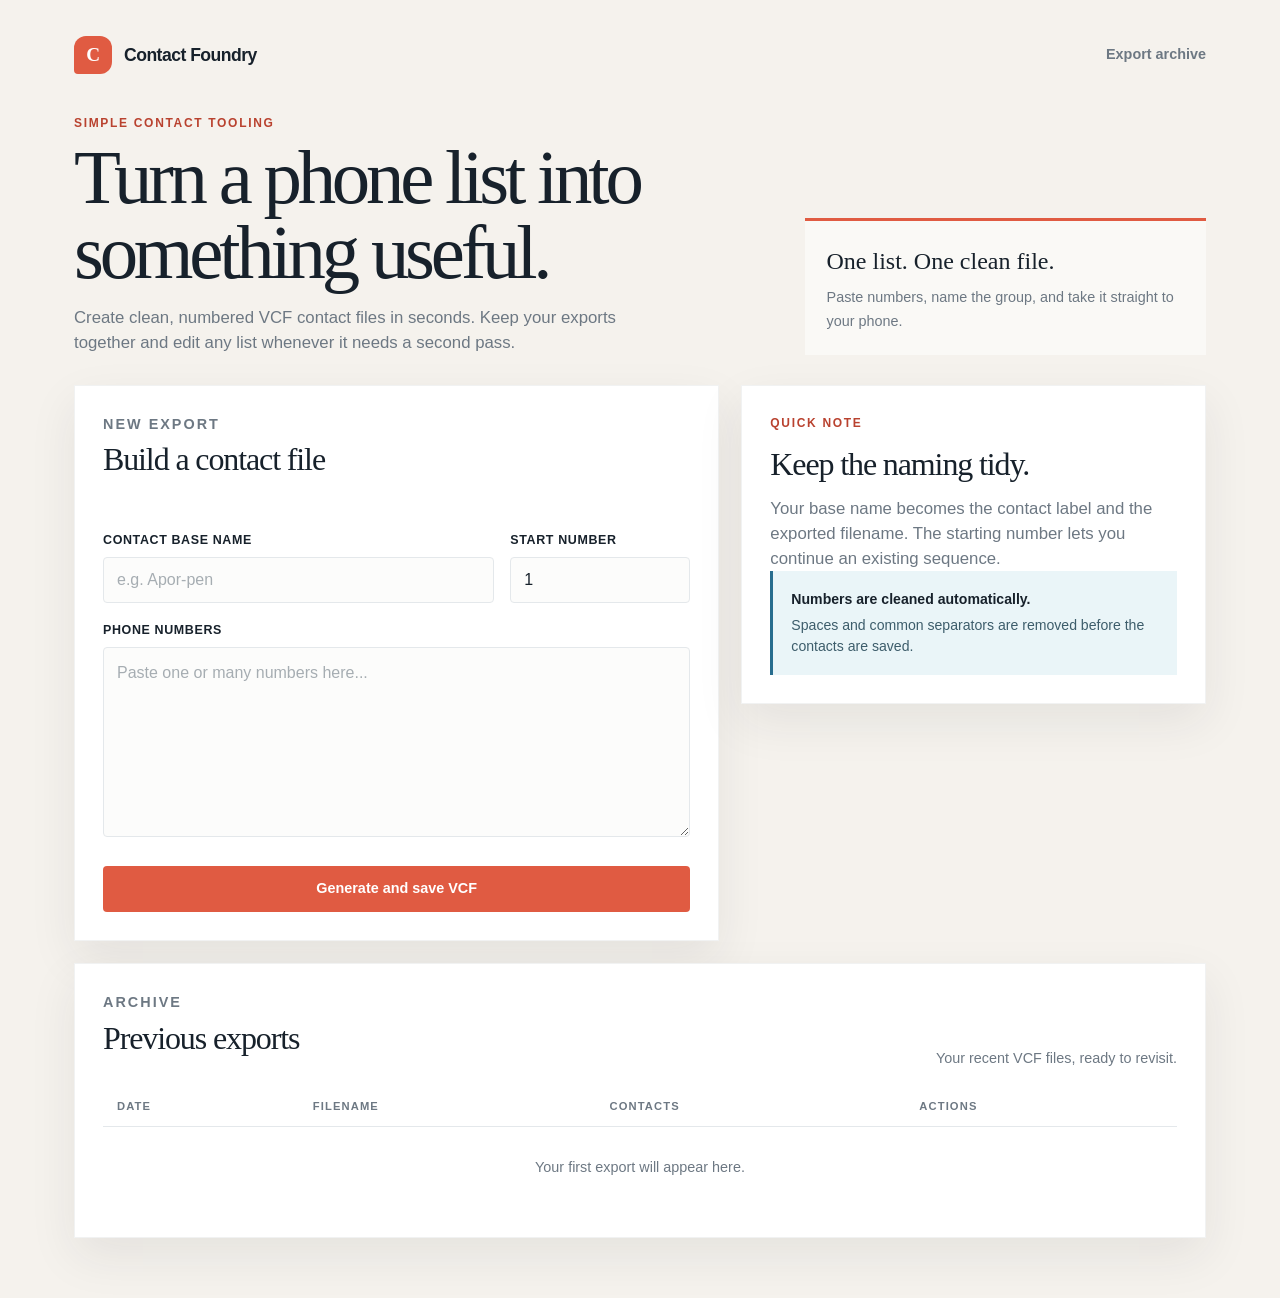
<file: index.html>
<!DOCTYPE html>
<html lang="en">
<head>
    <meta charset="UTF-8">
    <meta name="viewport" content="width=device-width, initial-scale=1">
    <link rel="stylesheet" href="styles.css">
    <title>Contact Foundry | VCF Generator</title>
</head>
<body>
    <main class="page-shell">
        <header class="topbar"><a class="brand" href="index.html"><span class="brand-mark">C</span> Contact Foundry</a><a class="nav-link" href="#history">Export archive</a></header>
        <div id="notice" class="notice" hidden>Your VCF file is ready and has been added to the archive.</div>
        <section class="hero"><div><p class="eyebrow">Simple contact tooling</p><h1>Turn a phone list into something useful.</h1><p class="lede">Create clean, numbered VCF contact files in seconds. Keep your exports together and edit any list whenever it needs a second pass.</p></div><div class="hero-note"><strong>One list. One clean file.</strong><span>Paste numbers, name the group, and take it straight to your phone.</span></div></section>
        <section class="workspace">
            <div class="panel"><div class="panel-header"><div><p class="eyebrow">New export</p><h2>Build a contact file</h2></div></div><form id="generator-form"><div class="form-grid"><div><label for="base-name">Contact base name</label><input id="base-name" type="text" name="base_name" placeholder="e.g. Apor-pen" required></div><div><label for="start-number">Start number</label><input id="start-number" type="number" name="start_number" value="1" min="0" required></div></div><label for="raw-numbers">Phone numbers</label><textarea id="raw-numbers" name="raw_numbers" placeholder="Paste one or many numbers here..." required></textarea><button class="button button-primary form-submit" type="submit">Generate and save VCF</button></form></div>
            <aside class="panel"><p class="eyebrow">Quick note</p><h2>Keep the naming tidy.</h2><p class="lede">Your base name becomes the contact label and the exported filename. The starting number lets you continue an existing sequence.</p><div class="tip"><strong>Numbers are cleaned automatically.</strong> Spaces and common separators are removed before the contacts are saved.</div></aside>
            <div class="panel history" id="history"><div class="history-heading"><div><p class="eyebrow">Archive</p><h2>Previous exports</h2></div><p>Your recent VCF files, ready to revisit.</p></div><div class="table-wrap"><table><thead><tr><th>Date</th><th>Filename</th><th>Contacts</th><th>Actions</th></tr></thead><tbody id="archive-body"></tbody></table></div></div>
        </section>
    </main>
    <script src="app.js"></script>
</body>
</html>
</file>
<file: styles.css>
:root {
    --ink: #17212b;
    --muted: #6d7883;
    --line: #e4e8eb;
    --paper: #ffffff;
    --canvas: #f5f2ed;
    --accent: #e05b42;
    --accent-dark: #b9422f;
    --accent-soft: #fff0eb;
    --blue: #286d8e;
    --blue-soft: #eaf5f8;
    --shadow: 0 18px 45px rgba(35, 42, 48, .08);
}

* { box-sizing: border-box; }

body {
    margin: 0;
    color: var(--ink);
    background: var(--canvas);
    font-family: "Trebuchet MS", "Segoe UI", sans-serif;
    line-height: 1.5;
}

.page-shell { max-width: 1180px; margin: 0 auto; padding: 36px 24px 60px; }

.topbar { display: flex; align-items: center; justify-content: space-between; gap: 20px; margin-bottom: 40px; }
.brand { display: flex; align-items: center; gap: 12px; color: var(--ink); text-decoration: none; font-weight: 800; letter-spacing: -.03em; font-size: 1.1rem; }
.brand-mark { display: grid; place-items: center; width: 38px; height: 38px; border-radius: 12px 12px 12px 4px; color: #fff; background: var(--accent); font-family: Georgia, serif; font-size: 1.2rem; }
.nav-link { color: var(--muted); text-decoration: none; font-size: .9rem; font-weight: 700; }
.nav-link:hover { color: var(--accent-dark); }

.eyebrow { margin: 0 0 8px; color: var(--accent-dark); font-size: .75rem; font-weight: 800; letter-spacing: .14em; text-transform: uppercase; }
h1, h2, h3, p { margin-top: 0; }
h1 { max-width: 680px; margin-bottom: 14px; font-family: Georgia, "Times New Roman", serif; font-size: clamp(2.5rem, 6vw, 4.8rem); line-height: .98; letter-spacing: -.055em; font-weight: 500; }
h2 { margin-bottom: 8px; font-family: Georgia, "Times New Roman", serif; font-size: 2rem; letter-spacing: -.035em; font-weight: 500; }
h3 { margin-bottom: 6px; font-size: 1rem; }
.lede { max-width: 560px; margin-bottom: 0; color: var(--muted); font-size: 1.05rem; }

.hero { display: grid; grid-template-columns: minmax(0, 1.4fr) minmax(280px, .8fr); align-items: end; gap: 28px; margin-bottom: 30px; }
.hero-note { padding: 22px; border-top: 3px solid var(--accent); background: rgba(255,255,255,.55); }
.hero-note strong { display: block; margin-bottom: 6px; font-family: Georgia, serif; font-size: 1.5rem; font-weight: 500; }
.hero-note span { color: var(--muted); font-size: .9rem; }

.workspace { display: grid; grid-template-columns: minmax(0, 1fr) minmax(260px, .72fr); gap: 22px; align-items: start; }
.panel { padding: 28px; background: var(--paper); border: 1px solid rgba(23,33,43,.06); box-shadow: var(--shadow); }
.panel-header { display: flex; align-items: start; justify-content: space-between; gap: 16px; margin-bottom: 22px; }
.panel-header p { margin-bottom: 0; color: var(--muted); font-size: .9rem; }

label { display: block; margin: 18px 0 7px; color: var(--ink); font-size: .78rem; font-weight: 800; letter-spacing: .05em; text-transform: uppercase; }
input, textarea { width: 100%; border: 1px solid var(--line); border-radius: 4px; outline: none; color: var(--ink); background: #fcfcfb; font: inherit; transition: border-color .2s, box-shadow .2s; }
input { height: 46px; padding: 0 13px; }
textarea { min-height: 190px; padding: 13px; resize: vertical; }
input:focus, textarea:focus { border-color: var(--accent); box-shadow: 0 0 0 3px var(--accent-soft); }
input::placeholder, textarea::placeholder { color: #a6adb2; }

.form-grid { display: grid; grid-template-columns: 1fr 180px; gap: 16px; }
.button { display: inline-flex; align-items: center; justify-content: center; min-height: 46px; padding: 0 18px; border: 0; border-radius: 4px; cursor: pointer; text-decoration: none; font: inherit; font-size: .9rem; font-weight: 800; transition: transform .2s, background .2s; }
.button:hover { transform: translateY(-1px); }
.button-primary { color: #fff; background: var(--accent); }
.button-primary:hover { background: var(--accent-dark); }
.button-secondary { color: var(--blue); background: var(--blue-soft); }
.button-quiet { color: var(--muted); background: #f1f3f3; }
.form-submit { width: 100%; margin-top: 22px; }

.tip { padding: 18px; border-left: 3px solid var(--blue); background: var(--blue-soft); color: #3d5d6b; font-size: .88rem; }
.tip strong { display: block; margin-bottom: 4px; color: var(--ink); }

.history { grid-column: 1 / -1; }
.history-heading { display: flex; align-items: end; justify-content: space-between; gap: 20px; margin-bottom: 16px; }
.history-heading p { margin-bottom: 0; color: var(--muted); font-size: .9rem; }
.table-wrap { overflow-x: auto; }
table { width: 100%; border-collapse: collapse; }
th { padding: 12px 14px; color: var(--muted); border-bottom: 1px solid var(--line); font-size: .7rem; letter-spacing: .1em; text-align: left; text-transform: uppercase; }
td { padding: 16px 14px; border-bottom: 1px solid var(--line); font-size: .9rem; vertical-align: middle; }
tbody tr:last-child td { border-bottom: 0; }
.filename { color: var(--ink); font-weight: 700; }
.date { color: var(--muted); white-space: nowrap; }
.badge { display: inline-flex; min-width: 32px; justify-content: center; padding: 4px 9px; border-radius: 20px; color: var(--accent-dark); background: var(--accent-soft); font-size: .78rem; font-weight: 800; }
.actions { display: flex; flex-wrap: wrap; gap: 12px; }
.text-link { color: var(--blue); text-decoration: none; font-weight: 800; white-space: nowrap; }
.text-link:hover { color: var(--accent-dark); }

.notice { margin-bottom: 24px; padding: 13px 16px; color: #2f6656; border-left: 3px solid #4b9b7d; background: #eaf6f0; font-size: .9rem; font-weight: 700; }
.back-link { display: inline-block; margin-bottom: 24px; color: var(--muted); text-decoration: none; font-size: .9rem; font-weight: 700; }
.back-link:hover { color: var(--accent-dark); }
.manage-meta { display: flex; flex-wrap: wrap; gap: 10px; margin-top: 14px; color: var(--muted); font-size: .85rem; }
.manage-meta span { padding: 5px 9px; background: #f1f3f3; }
.manage-table input { height: 40px; padding: 0 10px; }
.manage-table td { padding: 10px 8px; }
.manage-table th { padding: 10px 8px; }
.manage-actions { display: flex; align-items: center; gap: 12px; white-space: nowrap; }
.save-button { min-height: 36px; padding: 0 12px; color: #fff; background: var(--blue); font-size: .78rem; }
.delete-link { padding: 0; border: 0; color: var(--accent-dark); background: transparent; cursor: pointer; font: inherit; font-size: .82rem; font-weight: 800; }
.regenerate { margin-top: 22px; padding-top: 22px; border-top: 1px solid var(--line); }
.regenerate .button { width: 100%; }
.empty-state { padding: 30px 14px; color: var(--muted); text-align: center; }

@media (max-width: 760px) {
    .page-shell { padding: 24px 16px 44px; }
    .topbar { margin-bottom: 28px; }
    .hero, .workspace { grid-template-columns: 1fr; }
    .hero { gap: 20px; margin-bottom: 22px; }
    h1 { font-size: clamp(2.6rem, 14vw, 4rem); }
    .panel { padding: 20px 16px; }
    .form-grid { grid-template-columns: 1fr; gap: 0; }
    .history { grid-column: auto; }
    .history-heading { display: block; }
    .history-heading p { margin-top: 6px; }
    th, td { padding: 12px 8px; }
    .history th:nth-child(1), .history td:nth-child(1) { display: none; }
    .history th:nth-child(3), .history td:nth-child(3) { text-align: center; }
    .manage-table th:nth-child(1), .manage-table td:nth-child(1) { min-width: 145px; }
}
</file>
